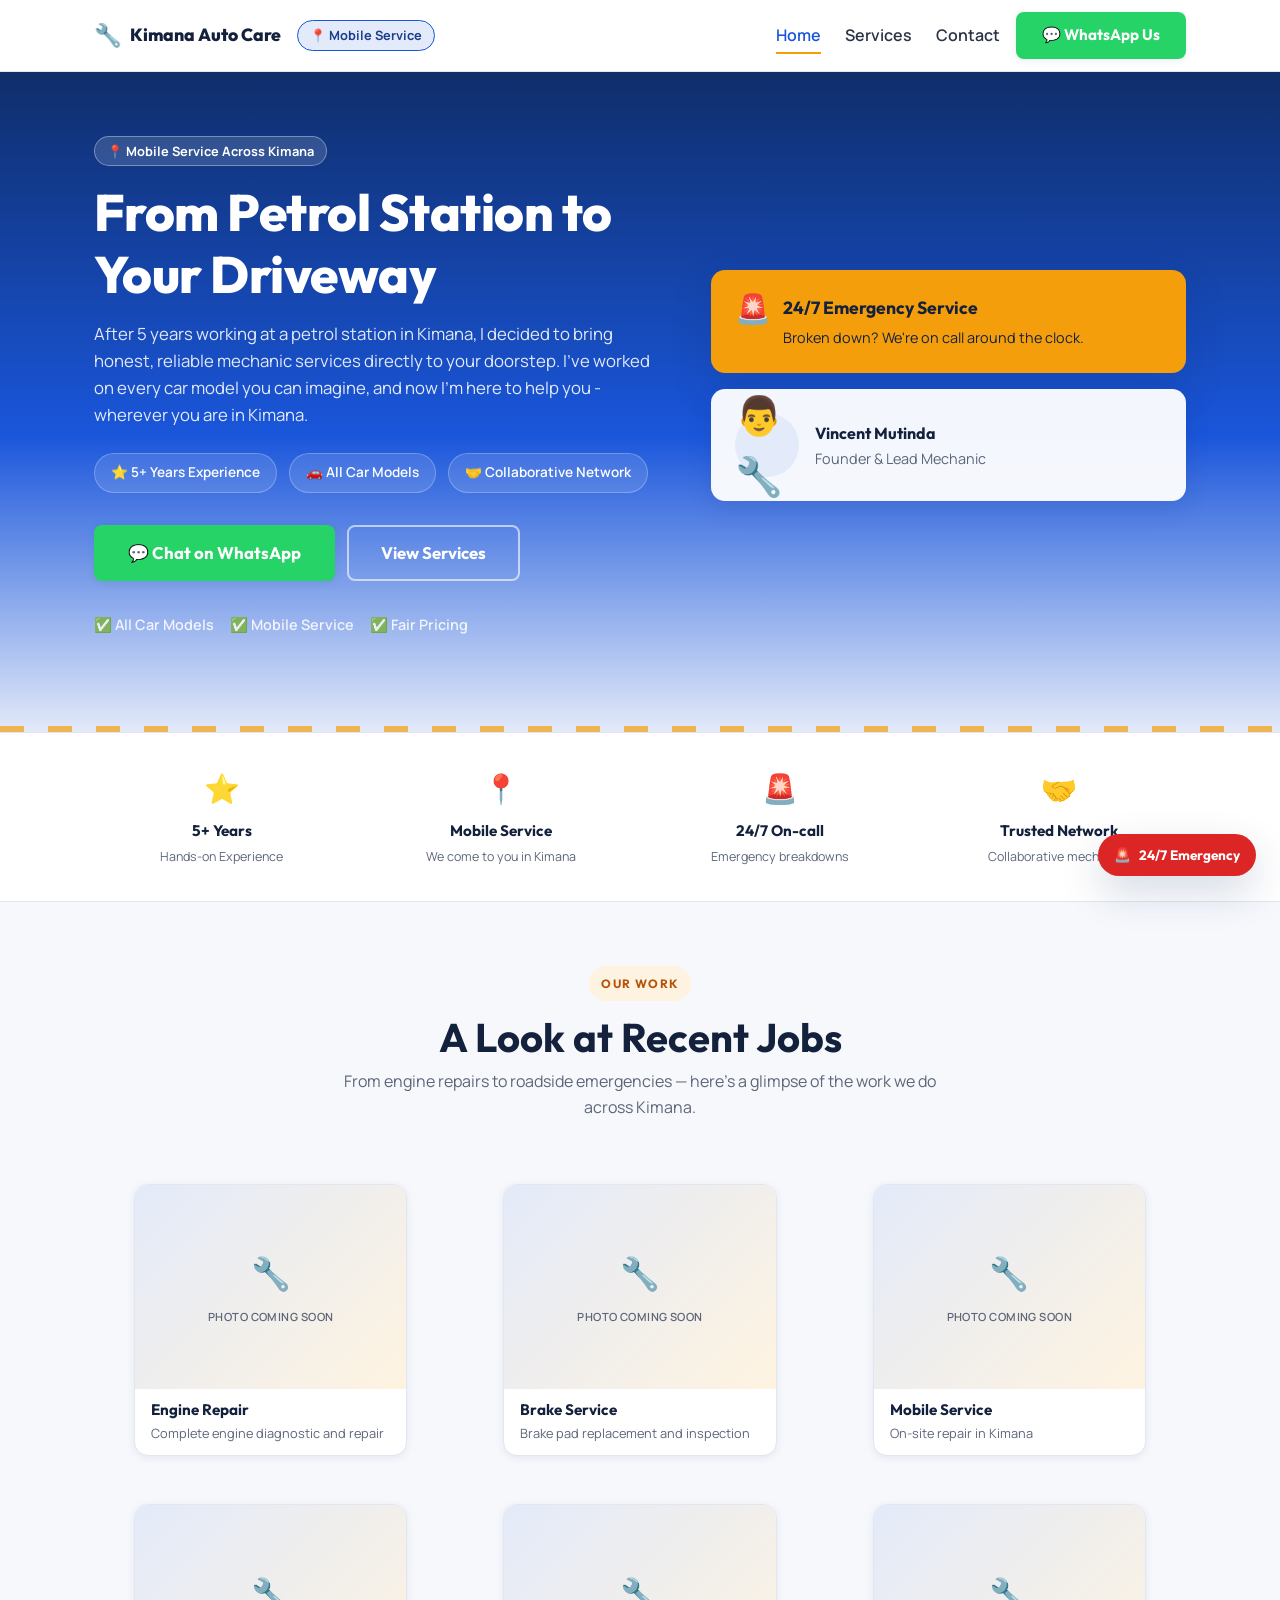
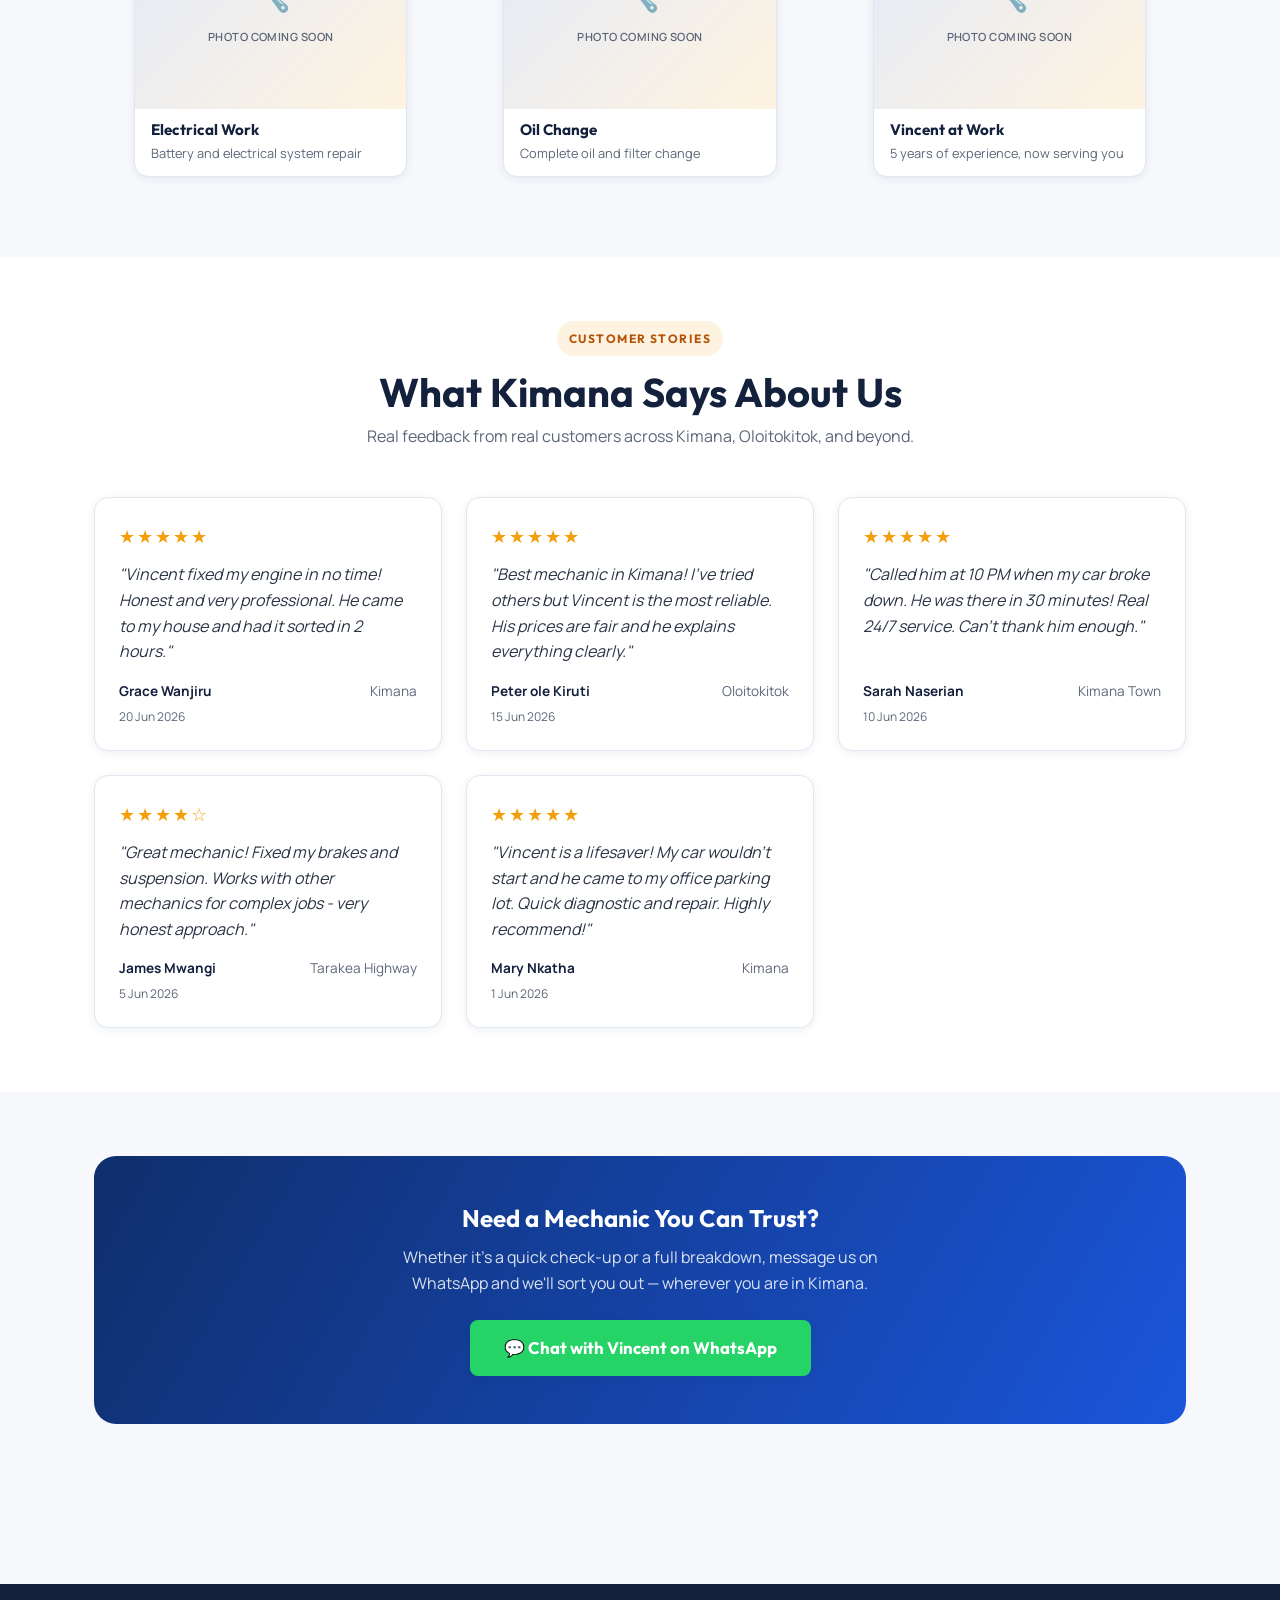
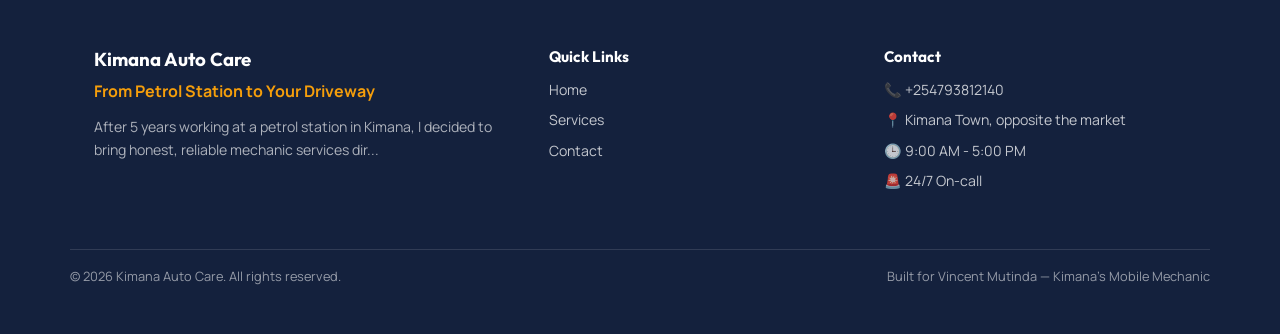
<file: pages/index.html>
<!DOCTYPE html>
<html lang="en">
<head>
  <meta charset="UTF-8" />
  <meta name="viewport" content="width=device-width, initial-scale=1.0" />
  <title>Kimana Auto Care | Vincent Mutinda — Mobile Mechanic in Kimana</title>
  <meta name="description" content="Kimana Auto Care by Vincent Mutinda: a mobile mechanic bringing 5+ years of experience straight to your driveway in Kimana. 24/7 emergency service, fair prices, all car models." />

  <link rel="preconnect" href="https://fonts.googleapis.com" />
  <link rel="stylesheet" href="../styles/main.css" />
  <link rel="stylesheet" href="../styles/components/header.css" />
  <link rel="stylesheet" href="../styles/components/hero.css" />
  <link rel="stylesheet" href="../styles/components/gallery.css" />
  <link rel="stylesheet" href="../styles/components/reviews.css" />
  <link rel="stylesheet" href="../styles/utilities/buttons.css" />
  <link rel="stylesheet" href="../styles/utilities/forms.css" />
  <link rel="stylesheet" href="../styles/utilities/responsive.css" />
</head>
<body data-page="index">
  <a href="#main-content" class="skip-link">Skip to content</a>

  <div id="header-root"></div>

  <main id="main-content">
    <div id="hero-root"></div>

    <section class="trust-bar">
      <div class="container trust-bar-grid">
        <div class="trust-bar-item">
          <div class="trust-bar-icon">⭐</div>
          <strong>5+ Years</strong>
          <span>Hands-on Experience</span>
        </div>
        <div class="trust-bar-item">
          <div class="trust-bar-icon">📍</div>
          <strong>Mobile Service</strong>
          <span>We come to you in Kimana</span>
        </div>
        <div class="trust-bar-item">
          <div class="trust-bar-icon">🚨</div>
          <strong>24/7 On-call</strong>
          <span>Emergency breakdowns</span>
        </div>
        <div class="trust-bar-item">
          <div class="trust-bar-icon">🤝</div>
          <strong>Trusted Network</strong>
          <span>Collaborative mechanics</span>
        </div>
      </div>
    </section>

    <section id="gallery">
      <div class="container">
        <div class="section-heading">
          <span class="eyebrow">Our Work</span>
          <h2>A Look at Recent Jobs</h2>
          <p>From engine repairs to roadside emergencies — here's a glimpse of the work we do across Kimana.</p>
        </div>
        <div id="gallery-root"></div>
      </div>
    </section>

    <section class="section-alt" id="reviews">
      <div class="container">
        <div class="section-heading">
          <span class="eyebrow">Customer Stories</span>
          <h2>What Kimana Says About Us</h2>
          <p>Real feedback from real customers across Kimana, Oloitokitok, and beyond.</p>
        </div>
        <div class="reviews-grid" id="reviews-root"></div>
      </div>
    </section>

    <section id="cta">
      <div class="container">
        <div class="cta-banner">
          <h2>Need a Mechanic You Can Trust?</h2>
          <p>Whether it's a quick check-up or a full breakdown, message us on WhatsApp and we'll sort you out — wherever you are in Kimana.</p>
          <a class="btn btn-whatsapp btn-lg" href="#" data-cta-whatsapp target="_blank" rel="noopener noreferrer">
            💬 Chat with Vincent on WhatsApp
          </a>
        </div>
      </div>
    </section>
  </main>

  <div id="footer-root"></div>
  <div id="emergency-badge-root"></div>

  <script type="module" src="../src/app.js"></script>
</body>
</html>
</file>
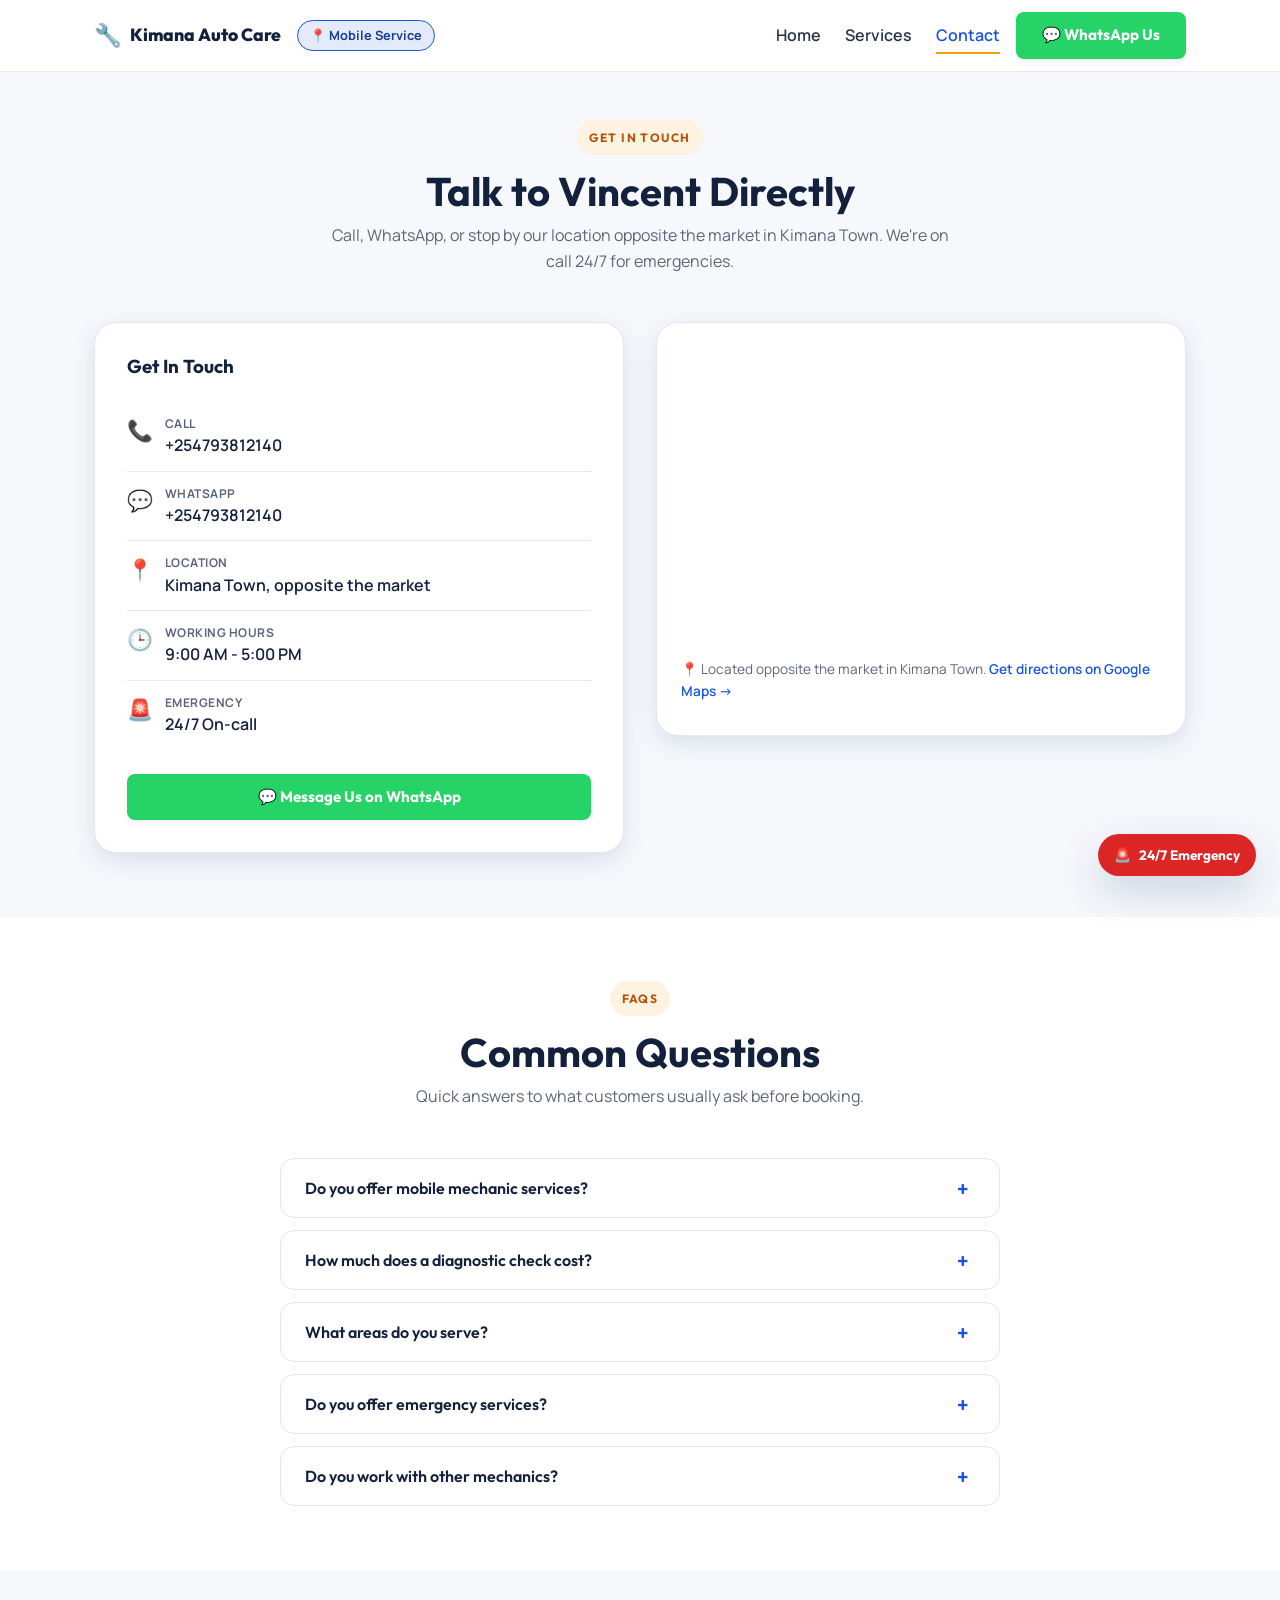
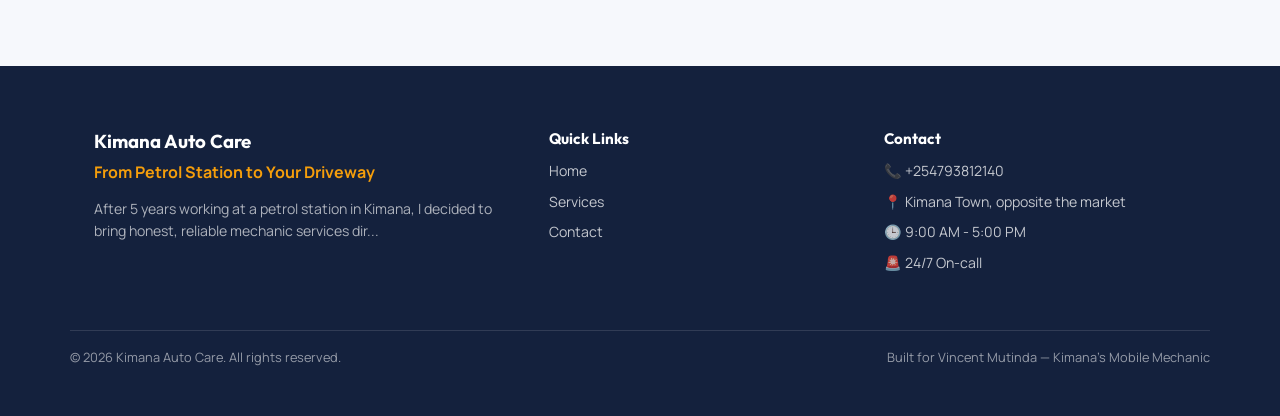
<file: pages/contact.html>
<!DOCTYPE html>
<html lang="en">
<head>
  <meta charset="UTF-8" />
  <meta name="viewport" content="width=device-width, initial-scale=1.0" />
  <title>Contact Us | Kimana Auto Care</title>
  <meta name="description" content="Contact Vincent Mutinda at Kimana Auto Care. Call, WhatsApp, or find us on the map opposite the market in Kimana Town. 24/7 emergency service available." />

  <link rel="preconnect" href="https://fonts.googleapis.com" />
  <link rel="stylesheet" href="../styles/main.css" />
  <link rel="stylesheet" href="../styles/components/header.css" />
  <link rel="stylesheet" href="../styles/components/contact.css" />
  <link rel="stylesheet" href="../styles/components/faq.css" />
  <link rel="stylesheet" href="../styles/utilities/buttons.css" />
  <link rel="stylesheet" href="../styles/utilities/forms.css" />
  <link rel="stylesheet" href="../styles/utilities/responsive.css" />
</head>
<body data-page="contact">
  <a href="#main-content" class="skip-link">Skip to content</a>

  <div id="header-root"></div>

  <main id="main-content">
    <section style="padding-top: var(--space-7);">
      <div class="container">
        <div class="section-heading">
          <span class="eyebrow">Get In Touch</span>
          <h2>Talk to Vincent Directly</h2>
          <p>Call, WhatsApp, or stop by our location opposite the market in Kimana Town. We're on call 24/7 for emergencies.</p>
        </div>

        <div class="contact-grid">
          <div id="contact-info-root"></div>

          <div class="map-wrapper">
            <iframe
              id="map-embed"
              src=""
              loading="lazy"
              referrerpolicy="no-referrer-when-downgrade"
              title="Kimana Auto Care location map"
            ></iframe>
            <p class="map-caption">
              📍 Located opposite the market in Kimana Town.
              <a id="map-directions-link" href="#" target="_blank" rel="noopener noreferrer">Get directions on Google Maps →</a>
            </p>
          </div>
        </div>
      </div>
    </section>

    <section class="section-alt">
      <div class="container">
        <div class="section-heading">
          <span class="eyebrow">FAQs</span>
          <h2>Common Questions</h2>
          <p>Quick answers to what customers usually ask before booking.</p>
        </div>
        <div id="faq-root"></div>
      </div>
    </section>
  </main>

  <div id="footer-root"></div>
  <div id="emergency-badge-root"></div>

  <script type="module" src="../src/app.js"></script>
</body>
</html>
</file>
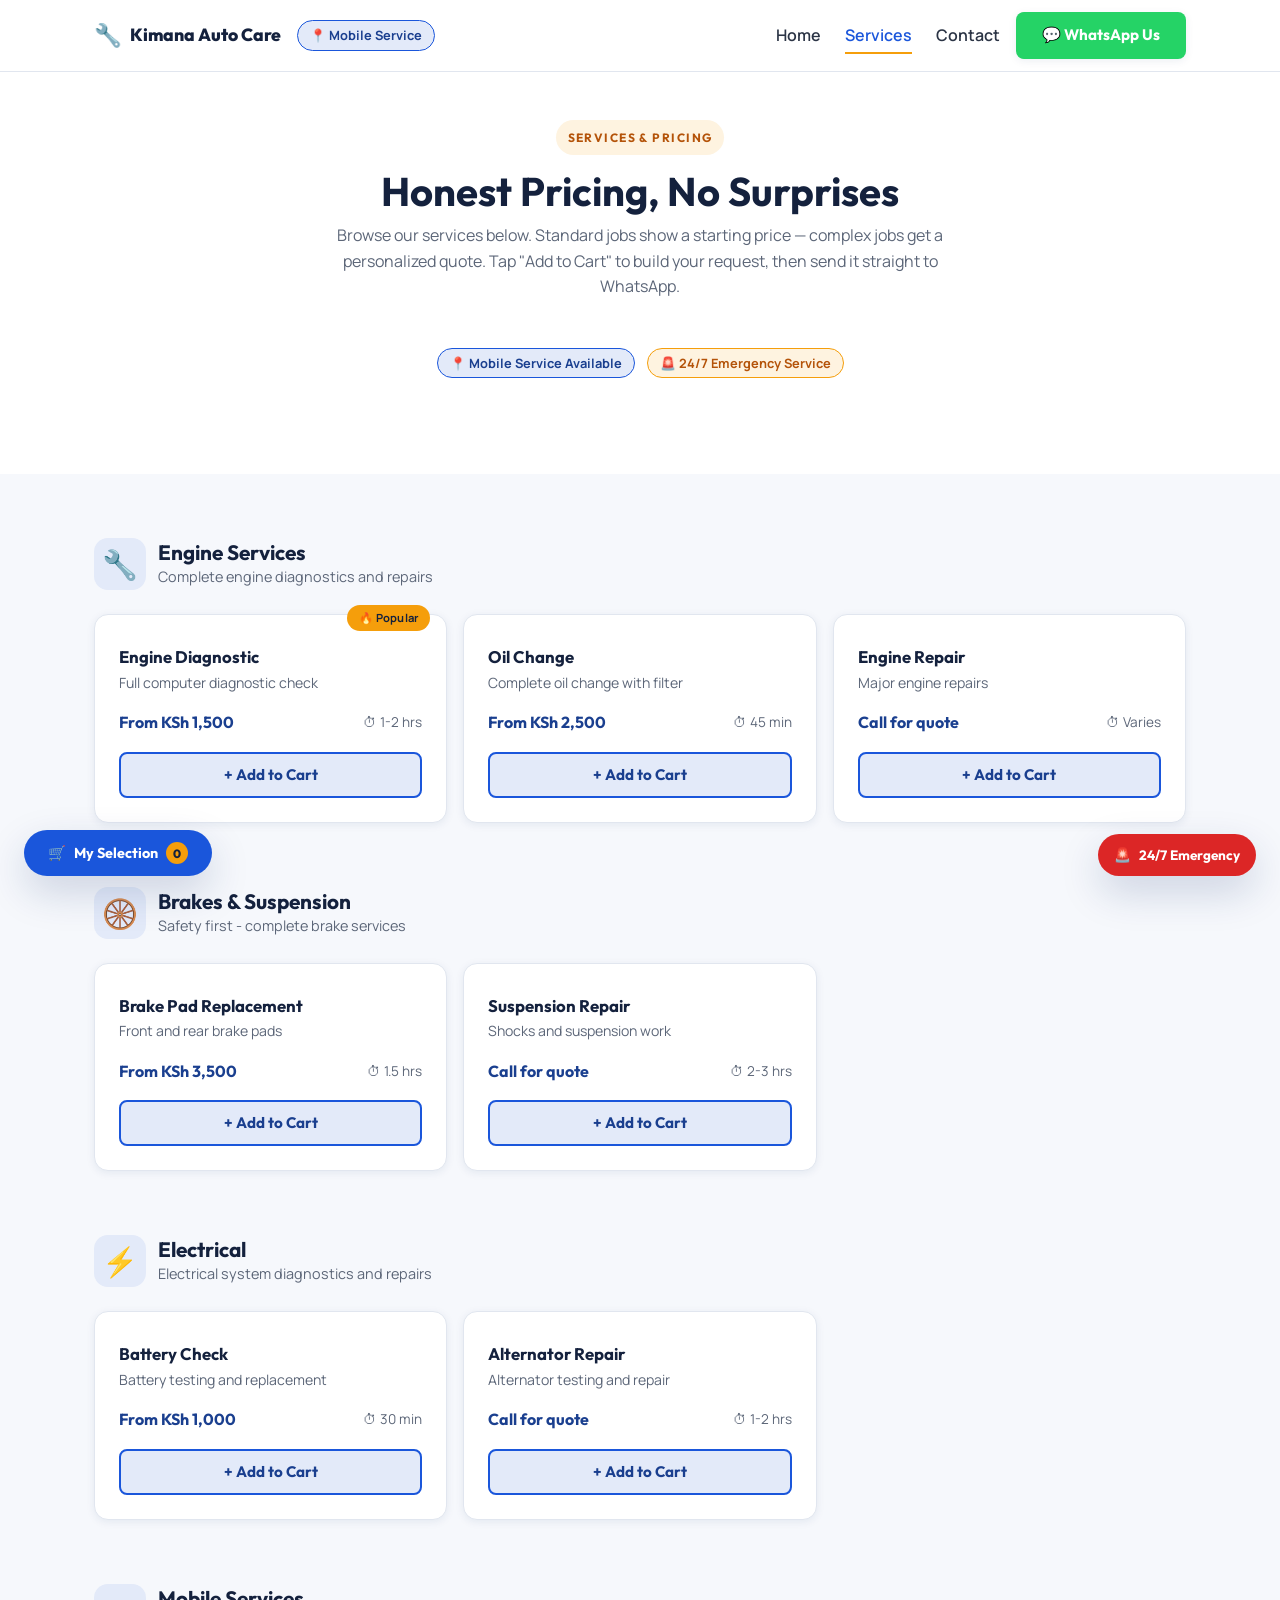
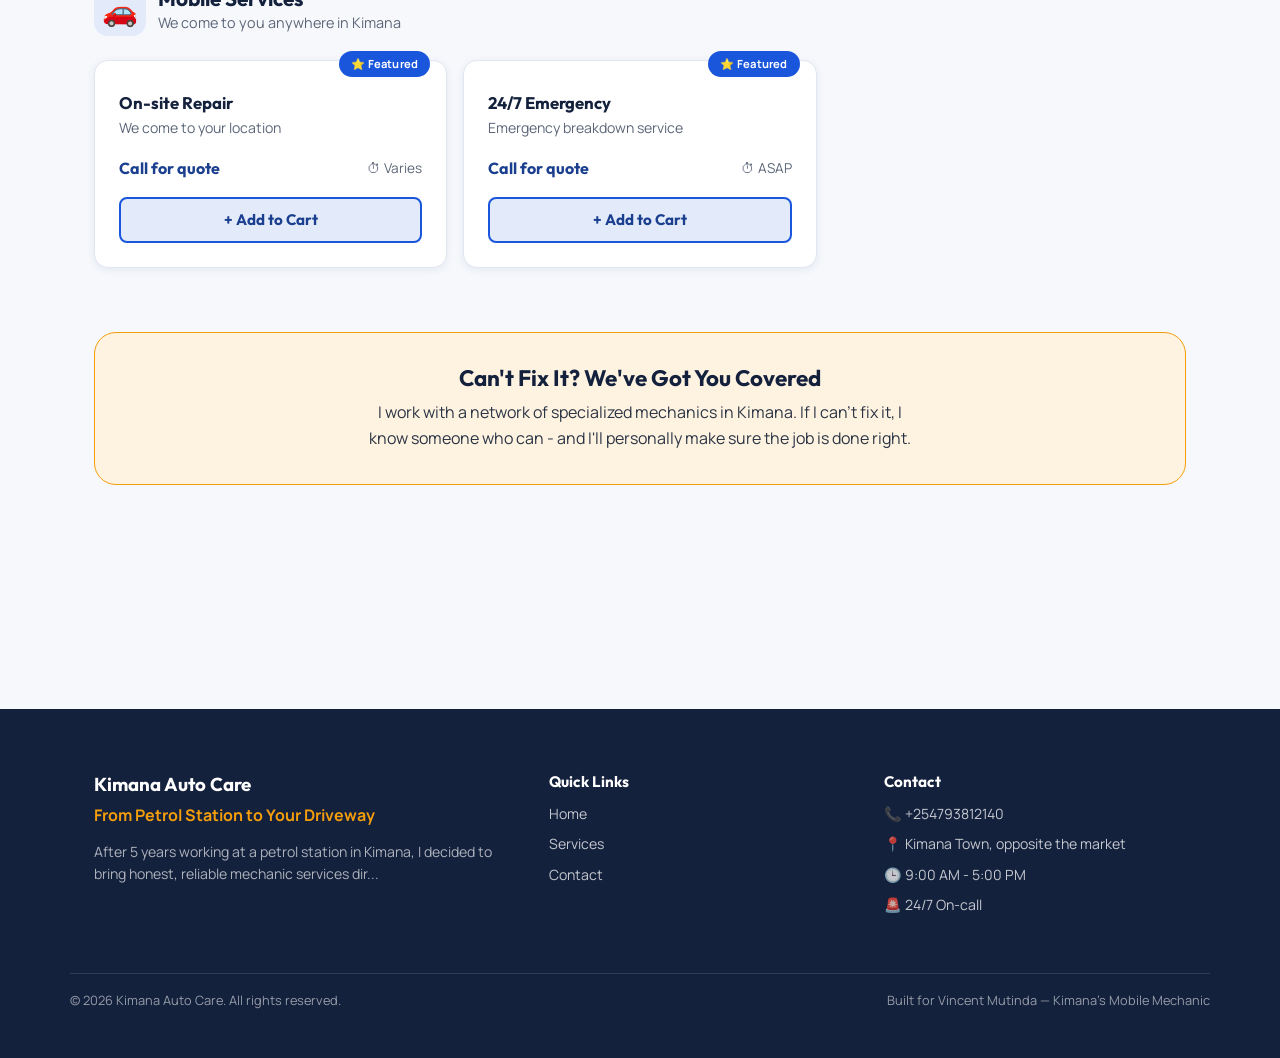
<file: pages/services.html>
<!DOCTYPE html>
<html lang="en">
<head>
  <meta charset="UTF-8" />
  <meta name="viewport" content="width=device-width, initial-scale=1.0" />
  <title>Services & Pricing | Kimana Auto Care</title>
  <meta name="description" content="Engine, brake, electrical, and mobile mechanic services in Kimana. Transparent starting prices, fair rates, and a collaborative network for complex jobs." />

  <link rel="preconnect" href="https://fonts.googleapis.com" />
  <link rel="stylesheet" href="../styles/main.css" />
  <link rel="stylesheet" href="../styles/components/header.css" />
  <link rel="stylesheet" href="../styles/components/service-card.css" />
  <link rel="stylesheet" href="../styles/components/cart.css" />
  <link rel="stylesheet" href="../styles/utilities/buttons.css" />
  <link rel="stylesheet" href="../styles/utilities/forms.css" />
  <link rel="stylesheet" href="../styles/utilities/responsive.css" />
</head>
<body data-page="services">
  <a href="#main-content" class="skip-link">Skip to content</a>

  <div id="header-root"></div>

  <main id="main-content">
    <section class="section-alt" style="padding-top: var(--space-7);">
      <div class="container">
        <div class="section-heading">
          <span class="eyebrow">Services &amp; Pricing</span>
          <h2>Honest Pricing, No Surprises</h2>
          <p>Browse our services below. Standard jobs show a starting price — complex jobs get a personalized quote. Tap "Add to Cart" to build your request, then send it straight to WhatsApp.</p>
        </div>
        <div style="display:flex; flex-wrap:wrap; gap: var(--space-3); justify-content:center; margin-bottom: var(--space-6);">
          <span class="badge badge-mobile-service">📍 Mobile Service Available</span>
          <span class="badge" style="background: var(--color-gold-100); color: var(--color-gold-dark); border: 1px solid var(--color-gold);">🚨 24/7 Emergency Service</span>
        </div>
      </div>
    </section>

    <section>
      <div class="container">
        <div id="service-categories-root"></div>

        <div class="collaborative-banner" id="collaborative-root">
          <!-- Populated by app.js from services.json "collaborative" -->
        </div>
      </div>
    </section>
  </main>

  <div id="footer-root"></div>
  <div id="service-cart-root"></div>
  <div id="emergency-badge-root"></div>

  <script type="module" src="../src/app.js"></script>
</body>
</html>
</file>
<file: styles/main.css>
/* ==========================================================================
   main.css
   Design tokens, global resets, and base layout primitives for
   Kimana Auto Care. Component-specific styles live in styles/components/
   and shared utility styles live in styles/utilities/.
   ========================================================================== */

@import url("https://fonts.googleapis.com/css2?family=Manrope:wght@400;500;600;700;800&family=Outfit:wght@600;700;800&display=swap");

:root {
  /* Brand palette */
  --color-blue-900: #0f2e6b;
  --color-blue-700: #1a3f8f;
  --color-blue: #1a56db;
  --color-blue-100: #e3eaf9;
  --color-gold: #f59e0b;
  --color-gold-dark: #b45309;
  --color-gold-100: #fef3e0;

  /* WhatsApp green */
  --color-whatsapp: #25d366;
  --color-whatsapp-dark: #1ba851;

  /* Neutrals */
  --color-ink: #14213d;
  --color-text: #2b3445;
  --color-text-muted: #5c6678;
  --color-surface: #ffffff;
  --color-surface-alt: #f6f8fc;
  --color-border: #e1e6ef;

  /* Semantic */
  --color-danger: #dc2626;

  /* Typography */
  --font-display: "Outfit", "Manrope", sans-serif;
  --font-body: "Manrope", -apple-system, BlinkMacSystemFont, sans-serif;

  /* Spacing scale */
  --space-1: 0.25rem;
  --space-2: 0.5rem;
  --space-3: 0.75rem;
  --space-4: 1rem;
  --space-5: 1.5rem;
  --space-6: 2rem;
  --space-7: 3rem;
  --space-8: 4rem;
  --space-9: 6rem;

  /* Radius & shadow */
  --radius-sm: 8px;
  --radius-md: 14px;
  --radius-lg: 22px;
  --shadow-sm: 0 2px 8px rgba(15, 46, 107, 0.08);
  --shadow-md: 0 8px 24px rgba(15, 46, 107, 0.12);
  --shadow-lg: 0 16px 40px rgba(15, 46, 107, 0.18);

  /* Layout */
  --container-max: 1140px;
  --header-height: 72px;
}

/* ---- Reset ---- */
*,
*::before,
*::after {
  box-sizing: border-box;
}

html {
  scroll-behavior: smooth;
  -webkit-text-size-adjust: 100%;
}

body {
  margin: 0;
  font-family: var(--font-body);
  color: var(--color-text);
  background: var(--color-surface-alt);
  line-height: 1.6;
  -webkit-font-smoothing: antialiased;
}

h1, h2, h3, h4, h5, h6 {
  font-family: var(--font-display);
  color: var(--color-ink);
  line-height: 1.2;
  margin: 0 0 var(--space-3);
}

p {
  margin: 0 0 var(--space-4);
}

a {
  color: var(--color-blue);
  text-decoration: none;
}

img {
  max-width: 100%;
  display: block;
}

ul, ol {
  margin: 0;
  padding: 0;
  list-style: none;
}

button {
  font-family: inherit;
  cursor: pointer;
}

/* Respect reduced motion preferences */
@media (prefers-reduced-motion: reduce) {
  *, *::before, *::after {
    animation-duration: 0.001ms !important;
    animation-iteration-count: 1 !important;
    transition-duration: 0.001ms !important;
    scroll-behavior: auto !important;
  }
}

/* Visible keyboard focus everywhere */
a:focus-visible,
button:focus-visible,
input:focus-visible,
textarea:focus-visible {
  outline: 3px solid var(--color-gold);
  outline-offset: 2px;
  border-radius: var(--radius-sm);
}

/* ---- Layout primitives ---- */
.container {
  width: 100%;
  max-width: var(--container-max);
  margin: 0 auto;
  padding: 0 var(--space-5);
}

main {
  display: block;
  padding-top: var(--header-height);
}

section {
  padding: var(--space-8) 0;
}

.section-heading {
  text-align: center;
  max-width: 620px;
  margin: 0 auto var(--space-7);
}

.section-heading .eyebrow {
  display: inline-block;
  font-family: var(--font-display);
  font-weight: 700;
  font-size: 0.75rem;
  letter-spacing: 0.12em;
  text-transform: uppercase;
  color: var(--color-gold-dark);
  background: var(--color-gold-100);
  padding: var(--space-2) var(--space-3);
  border-radius: 999px;
  margin-bottom: var(--space-3);
}

.section-heading h2 {
  font-size: clamp(1.75rem, 4vw, 2.5rem);
  margin-bottom: var(--space-2);
}

.section-heading p {
  color: var(--color-text-muted);
  margin-bottom: 0;
}

.section-alt {
  background: var(--color-surface);
}

/* Badge shared base (mobile service / featured tags etc.) */
.badge {
  display: inline-flex;
  align-items: center;
  gap: var(--space-1);
  font-size: 0.8rem;
  font-weight: 700;
  padding: var(--space-1) var(--space-3);
  border-radius: 999px;
  white-space: nowrap;
}

.badge-mobile-service {
  background: var(--color-blue-100);
  color: var(--color-blue-700);
  border: 1px solid var(--color-blue);
}

/* ---- Site Footer ---- */
.site-footer {
  background: var(--color-ink);
  color: rgba(255, 255, 255, 0.85);
  padding: var(--space-8) 0 0;
  margin-top: var(--space-9);
}

.footer-inner {
  display: grid;
  grid-template-columns: 1fr;
  gap: var(--space-6);
  padding-bottom: var(--space-7);
}

.footer-heading {
  color: #fff;
  margin-bottom: var(--space-2);
}

.footer-tagline {
  color: var(--color-gold);
  font-weight: 700;
  margin-bottom: var(--space-3);
}

.footer-text {
  color: rgba(255, 255, 255, 0.65);
  font-size: 0.88rem;
}

.footer-subheading {
  color: #fff;
  font-size: 0.95rem;
  margin-bottom: var(--space-3);
}

.footer-links li {
  margin-bottom: var(--space-2);
  font-size: 0.88rem;
  color: rgba(255, 255, 255, 0.75);
}

.footer-links a {
  color: rgba(255, 255, 255, 0.75);
}

.footer-links a:hover {
  color: var(--color-gold);
}

.footer-bottom {
  border-top: 1px solid rgba(255, 255, 255, 0.12);
  padding: var(--space-4) 0 var(--space-6);
  display: flex;
  flex-direction: column;
  gap: var(--space-1);
  font-size: 0.8rem;
  color: rgba(255, 255, 255, 0.55);
}

@media (min-width: 700px) {
  .footer-inner {
    grid-template-columns: 1.4fr 1fr 1fr;
  }

  .footer-bottom {
    flex-direction: row;
    justify-content: space-between;
  }
}

/* ---- Floating Emergency Badge ---- */
.emergency-badge {
  position: fixed;
  bottom: var(--space-5);
  right: var(--space-5);
  z-index: 600;
}

.emergency-fab {
  display: flex;
  align-items: center;
  gap: var(--space-2);
  background: var(--color-danger);
  color: #fff;
  border: none;
  border-radius: 999px;
  padding: var(--space-3) var(--space-4);
  font-family: var(--font-display);
  font-weight: 700;
  font-size: 0.85rem;
  box-shadow: var(--shadow-lg);
  animation: pulse-emergency 2.4s ease-in-out infinite;
}

@media (prefers-reduced-motion: reduce) {
  .emergency-fab {
    animation: none;
  }
}

@keyframes pulse-emergency {
  0%, 100% { box-shadow: var(--shadow-lg), 0 0 0 0 rgba(220, 38, 38, 0.4); }
  50% { box-shadow: var(--shadow-lg), 0 0 0 8px rgba(220, 38, 38, 0); }
}

.emergency-fab-text {
  display: none;
}

.emergency-menu {
  position: absolute;
  bottom: calc(100% + var(--space-3));
  right: 0;
  background: var(--color-surface);
  border-radius: var(--radius-md);
  box-shadow: var(--shadow-lg);
  padding: var(--space-2);
  display: flex;
  flex-direction: column;
  gap: var(--space-1);
  min-width: 180px;
}

.emergency-menu[hidden] {
  display: none;
}

.emergency-menu-item {
  padding: var(--space-3) var(--space-4);
  border-radius: var(--radius-sm);
  font-weight: 600;
  font-size: 0.9rem;
  color: var(--color-ink);
}

.emergency-menu-item:hover {
  background: var(--color-surface-alt);
}

.emergency-menu-whatsapp {
  color: var(--color-whatsapp-dark);
}

@media (min-width: 640px) {
  .emergency-fab-text {
    display: inline;
  }
}

/* ---- Shared page section blocks (home/services/contact) ---- */
.trust-bar {
  background: var(--color-surface);
  border-top: 1px solid var(--color-border);
  border-bottom: 1px solid var(--color-border);
  padding: var(--space-6) 0;
}

.trust-bar-grid {
  display: grid;
  grid-template-columns: repeat(2, 1fr);
  gap: var(--space-5);
  text-align: center;
}

.trust-bar-item .trust-bar-icon {
  font-size: 1.8rem;
  margin-bottom: var(--space-2);
}

.trust-bar-item strong {
  display: block;
  font-family: var(--font-display);
  color: var(--color-ink);
  font-size: 0.95rem;
}

.trust-bar-item span {
  font-size: 0.78rem;
  color: var(--color-text-muted);
}

@media (min-width: 700px) {
  .trust-bar-grid {
    grid-template-columns: repeat(4, 1fr);
  }
}

.cta-banner {
  background: linear-gradient(120deg, var(--color-blue-900), var(--color-blue));
  border-radius: var(--radius-lg);
  padding: var(--space-7);
  text-align: center;
  color: #fff;
}

.cta-banner h2 {
  color: #fff;
  margin-bottom: var(--space-3);
}

.cta-banner p {
  color: rgba(255, 255, 255, 0.85);
  max-width: 480px;
  margin: 0 auto var(--space-5);
}

/* Generic skip link for accessibility */
.skip-link {
  position: absolute;
  left: -9999px;
  top: 0;
  background: var(--color-ink);
  color: white;
  padding: var(--space-2) var(--space-4);
  z-index: 1000;
}

.skip-link:focus {
  left: var(--space-3);
  top: var(--space-3);
}
</file>
<file: styles/components/header.css>
/* ==========================================================================
   header.css
   Sticky site header: logo, mobile-service badge, nav, hamburger toggle.
   ========================================================================== */

.site-header {
  position: fixed;
  top: 0;
  left: 0;
  right: 0;
  height: var(--header-height);
  background: var(--color-surface);
  border-bottom: 1px solid var(--color-border);
  z-index: 500;
}

.header-inner {
  display: flex;
  align-items: center;
  gap: var(--space-4);
  height: 100%;
}

.logo {
  display: flex;
  align-items: center;
  gap: var(--space-2);
  font-family: var(--font-display);
  font-weight: 800;
  font-size: 1.1rem;
  color: var(--color-ink);
  flex-shrink: 0;
}

.logo-icon {
  font-size: 1.4rem;
}

.badge-mobile-service {
  display: none;
}

.nav-toggle {
  margin-left: auto;
  display: flex;
  flex-direction: column;
  gap: 5px;
  background: transparent;
  border: none;
  padding: var(--space-2);
}

.nav-toggle-bar {
  width: 24px;
  height: 2.5px;
  background: var(--color-ink);
  border-radius: 2px;
  transition: transform 0.2s ease, opacity 0.2s ease;
}

.nav-toggle-active .nav-toggle-bar:nth-child(1) {
  transform: translateY(7px) rotate(45deg);
}
.nav-toggle-active .nav-toggle-bar:nth-child(2) {
  opacity: 0;
}
.nav-toggle-active .nav-toggle-bar:nth-child(3) {
  transform: translateY(-7px) rotate(-45deg);
}

.main-nav {
  position: fixed;
  top: var(--header-height);
  left: 0;
  right: 0;
  background: var(--color-surface);
  border-bottom: 1px solid var(--color-border);
  max-height: 0;
  overflow: hidden;
  transition: max-height 0.25s ease;
}

.main-nav.nav-open {
  max-height: 320px;
}

.nav-links {
  display: flex;
  flex-direction: column;
  padding: var(--space-4) var(--space-5);
}

.nav-link {
  display: block;
  padding: var(--space-3) 0;
  font-weight: 600;
  color: var(--color-text);
  border-bottom: 1px solid var(--color-border);
}

.nav-link.active {
  color: var(--color-blue);
}

.nav-link:last-child {
  border-bottom: none;
}

.btn-nav-cta {
  display: block;
  margin: var(--space-2) var(--space-5) var(--space-5);
}

/* ---- Desktop ---- */
@media (min-width: 860px) {
  .badge-mobile-service {
    display: inline-flex;
  }

  .nav-toggle {
    display: none;
  }

  .main-nav {
    position: static;
    max-height: none;
    overflow: visible;
    border-bottom: none;
    background: transparent;
    margin-left: auto;
    display: flex;
    align-items: center;
  }

  .nav-links {
    flex-direction: row;
    padding: 0;
    gap: var(--space-5);
  }

  .nav-link {
    padding: 0;
    border-bottom: none;
    position: relative;
  }

  .nav-link.active::after {
    content: "";
    position: absolute;
    left: 0;
    right: 0;
    bottom: -6px;
    height: 2px;
    background: var(--color-gold);
  }

  .btn-nav-cta {
    margin: 0;
  }
}
</file>
<file: styles/components/hero.css>
/* ==========================================================================
   hero.css
   Home page hero: Vincent's story, trust signals, emergency banner.
   Signature visual: the "petrol pump to driveway" gradient backdrop,
   referencing the tagline literally via a horizon-line gradient.
   ========================================================================== */

.hero {
  background: linear-gradient(180deg, var(--color-blue-900) 0%, var(--color-blue) 55%, var(--color-blue-100) 100%);
  padding: var(--space-8) 0 var(--space-9);
  position: relative;
  overflow: hidden;
}

.hero::after {
  content: "";
  position: absolute;
  bottom: 0;
  left: 0;
  right: 0;
  height: 6px;
  background: repeating-linear-gradient(
    90deg,
    var(--color-gold) 0 24px,
    transparent 24px 48px
  );
  opacity: 0.7;
}

.hero-inner {
  display: flex;
  flex-direction: column;
  gap: var(--space-7);
}

.hero-content {
  color: #fff;
}

.hero-badge {
  background: rgba(255, 255, 255, 0.14);
  color: #fff;
  border: 1px solid rgba(255, 255, 255, 0.35);
  margin-bottom: var(--space-4);
}

.hero-title {
  font-size: clamp(2rem, 6vw, 3.2rem);
  color: #fff;
  font-weight: 800;
  margin-bottom: var(--space-4);
  letter-spacing: -0.01em;
}

.hero-subtitle {
  color: rgba(255, 255, 255, 0.88);
  font-size: 1.05rem;
  max-width: 560px;
  margin-bottom: var(--space-5);
}

.hero-trust-signals {
  display: flex;
  flex-wrap: wrap;
  gap: var(--space-3);
  margin-bottom: var(--space-6);
}

.trust-pill {
  background: rgba(255, 255, 255, 0.12);
  border: 1px solid rgba(255, 255, 255, 0.25);
  color: #fff;
  font-weight: 600;
  font-size: 0.85rem;
  padding: var(--space-2) var(--space-4);
  border-radius: 999px;
}

.hero-cta-row {
  display: flex;
  flex-wrap: wrap;
  gap: var(--space-3);
  margin-bottom: var(--space-6);
}

.hero-cta-row .btn-outline {
  color: #fff;
  border-color: rgba(255, 255, 255, 0.6);
}

.hero-cta-row .btn-outline:hover {
  background: rgba(255, 255, 255, 0.12);
}

.hero-specialties {
  display: flex;
  flex-wrap: wrap;
  gap: var(--space-4);
  color: rgba(255, 255, 255, 0.85);
  font-size: 0.9rem;
  font-weight: 600;
}

.hero-visual {
  display: flex;
  flex-direction: column;
  gap: var(--space-4);
}

.hero-emergency-banner {
  background: var(--color-gold);
  color: var(--color-ink);
  border-radius: var(--radius-md);
  padding: var(--space-5);
  display: flex;
  align-items: flex-start;
  gap: var(--space-3);
  box-shadow: var(--shadow-lg);
}

.hero-emergency-banner .emergency-icon {
  font-size: 1.8rem;
  line-height: 1;
}

.hero-emergency-banner strong {
  display: block;
  font-family: var(--font-display);
  font-size: 1.1rem;
  margin-bottom: var(--space-1);
}

.hero-emergency-banner p {
  margin: 0;
  font-size: 0.9rem;
}

.hero-owner-card {
  background: rgba(255, 255, 255, 0.95);
  border-radius: var(--radius-md);
  padding: var(--space-5);
  display: flex;
  align-items: center;
  gap: var(--space-4);
  box-shadow: var(--shadow-md);
}

.hero-owner-avatar {
  font-size: 2.4rem;
  background: var(--color-blue-100);
  border-radius: 50%;
  width: 64px;
  height: 64px;
  display: flex;
  align-items: center;
  justify-content: center;
  flex-shrink: 0;
}

.hero-owner-card strong {
  display: block;
  font-family: var(--font-display);
  color: var(--color-ink);
}

.hero-owner-card p {
  margin: 0;
  color: var(--color-text-muted);
  font-size: 0.9rem;
}

@media (min-width: 900px) {
  .hero-inner {
    flex-direction: row;
    align-items: center;
  }

  .hero-content {
    flex: 1.2;
  }

  .hero-visual {
    flex: 1;
  }
}
</file>
<file: styles/components/gallery.css>
/* ==========================================================================
   gallery.css
   Work-sample gallery grid with CSS-drawn placeholder tiles.
   ========================================================================== */

.gallery-grid {
  display: grid;
  grid-template-columns: repeat(2, 1fr);
  gap: var(--space-4);
}

.gallery-card {
  background: var(--color-surface);
  border-radius: var(--radius-md);
  overflow: hidden;
  border: 1px solid var(--color-border);
  box-shadow: var(--shadow-sm);
  cursor: pointer;
  transition: transform 0.2s ease, box-shadow 0.2s ease;
}

.gallery-card:hover,
.gallery-card-active {
  transform: translateY(-3px);
  box-shadow: var(--shadow-md);
}

.gallery-image-placeholder {
  aspect-ratio: 4 / 3;
  background: linear-gradient(135deg, var(--color-blue-100), var(--color-gold-100));
  display: flex;
  flex-direction: column;
  align-items: center;
  justify-content: center;
  gap: var(--space-2);
}

.gallery-placeholder-icon {
  font-size: 2rem;
}

.gallery-placeholder-label {
  font-size: 0.7rem;
  color: var(--color-text-muted);
  font-weight: 600;
  text-transform: uppercase;
  letter-spacing: 0.04em;
}

.gallery-card figcaption {
  padding: var(--space-3) var(--space-4);
}

.gallery-card-title {
  font-size: 0.95rem;
  margin-bottom: var(--space-1);
}

.gallery-card-desc {
  font-size: 0.8rem;
  color: var(--color-text-muted);
  margin: 0;
}

@media (min-width: 700px) {
  .gallery-grid {
    grid-template-columns: repeat(3, 1fr);
  }
}
</file>
<file: styles/components/reviews.css>
/* ==========================================================================
   reviews.css
   Customer testimonial cards.
   ========================================================================== */

.reviews-grid {
  display: grid;
  grid-template-columns: 1fr;
  gap: var(--space-5);
}

.review-card {
  background: var(--color-surface);
  border-radius: var(--radius-md);
  padding: var(--space-5);
  box-shadow: var(--shadow-sm);
  border: 1px solid var(--color-border);
  display: flex;
  flex-direction: column;
}

.review-stars {
  color: var(--color-gold);
  font-size: 1.1rem;
  margin-bottom: var(--space-3);
  letter-spacing: 2px;
}

.review-comment {
  color: var(--color-text);
  font-style: italic;
  margin-bottom: var(--space-4);
  flex-grow: 1;
}

.review-meta {
  display: flex;
  justify-content: space-between;
  font-size: 0.85rem;
  margin-bottom: var(--space-1);
}

.review-customer {
  font-weight: 700;
  color: var(--color-ink);
}

.review-location {
  color: var(--color-text-muted);
}

.review-date {
  font-size: 0.75rem;
  color: var(--color-text-muted);
}

@media (min-width: 700px) {
  .reviews-grid {
    grid-template-columns: repeat(2, 1fr);
  }
}

@media (min-width: 1100px) {
  .reviews-grid {
    grid-template-columns: repeat(3, 1fr);
  }
}
</file>
<file: styles/utilities/buttons.css>
/* ==========================================================================
   buttons.css
   Shared button styles — used by CTAs, cart actions, FAQ toggles, etc.
   ========================================================================== */

.btn {
  display: inline-flex;
  align-items: center;
  justify-content: center;
  gap: var(--space-2);
  font-family: var(--font-display);
  font-weight: 700;
  font-size: 0.95rem;
  padding: var(--space-3) var(--space-5);
  border-radius: var(--radius-sm);
  border: 2px solid transparent;
  transition: transform 0.15s ease, box-shadow 0.15s ease, background-color 0.15s ease;
  text-align: center;
  line-height: 1.2;
}

.btn:hover {
  transform: translateY(-1px);
}

.btn:active {
  transform: translateY(0);
}

.btn-lg {
  padding: var(--space-4) var(--space-6);
  font-size: 1.05rem;
}

.btn-block {
  width: 100%;
}

.btn-whatsapp {
  background: var(--color-whatsapp);
  color: #ffffff;
  box-shadow: var(--shadow-sm);
}

.btn-whatsapp:hover {
  background: var(--color-whatsapp-dark);
  box-shadow: var(--shadow-md);
}

.btn-outline {
  background: transparent;
  color: var(--color-blue);
  border-color: var(--color-blue);
}

.btn-outline:hover {
  background: var(--color-blue-100);
}

.btn-primary {
  background: var(--color-blue);
  color: #ffffff;
}

.btn-primary:hover {
  background: var(--color-blue-900);
}

.btn-gold {
  background: var(--color-gold);
  color: var(--color-ink);
}

.btn-gold:hover {
  background: var(--color-gold-dark);
  color: #fff;
}

.btn-text {
  background: transparent;
  color: var(--color-text-muted);
  font-weight: 600;
  padding: var(--space-2) var(--space-3);
}

.btn-text:hover {
  color: var(--color-danger);
}

.btn-nav-cta {
  margin-left: var(--space-4);
}

.btn-disabled,
.btn[aria-disabled="true"] {
  opacity: 0.5;
  pointer-events: none;
}

.btn-add-to-cart {
  width: 100%;
  background: var(--color-blue-100);
  color: var(--color-blue-700);
  border-color: var(--color-blue);
}

.btn-add-to-cart:hover {
  background: var(--color-blue);
  color: #fff;
}

.btn-add-to-cart.btn-in-cart {
  background: var(--color-whatsapp);
  color: #fff;
  border-color: var(--color-whatsapp);
}

.btn-add-to-cart.btn-in-cart:hover {
  background: var(--color-whatsapp-dark);
}
</file>
<file: styles/utilities/forms.css>
/* ==========================================================================
   forms.css
   Shared form element styling. Currently used minimally (the site is
   mostly link/button driven) but kept ready for future contact forms.
   ========================================================================== */

.form-group {
  margin-bottom: var(--space-4);
}

.form-label {
  display: block;
  font-weight: 600;
  font-size: 0.875rem;
  color: var(--color-ink);
  margin-bottom: var(--space-2);
}

.form-input,
.form-textarea {
  width: 100%;
  padding: var(--space-3) var(--space-4);
  border: 2px solid var(--color-border);
  border-radius: var(--radius-sm);
  font-family: var(--font-body);
  font-size: 1rem;
  color: var(--color-text);
  background: var(--color-surface);
  transition: border-color 0.15s ease;
}

.form-input:focus,
.form-textarea:focus {
  border-color: var(--color-blue);
  outline: none;
}

.form-textarea {
  min-height: 120px;
  resize: vertical;
}

.form-hint {
  font-size: 0.8rem;
  color: var(--color-text-muted);
  margin-top: var(--space-1);
}
</file>
<file: styles/utilities/responsive.css>
/* ==========================================================================
   responsive.css
   Shared responsive helpers and breakpoint-driven spacing tweaks
   that apply across multiple components/pages.
   ========================================================================== */

/* Tighten section padding and container gutters on small phones */
@media (max-width: 480px) {
  .container {
    padding: 0 var(--space-4);
  }

  section {
    padding: var(--space-7) 0;
  }

  .hero {
    padding: var(--space-7) 0 var(--space-8);
  }

  .btn-lg {
    width: 100%;
  }

  .hero-cta-row {
    flex-direction: column;
  }

  .hero-cta-row .btn {
    width: 100%;
  }
}

/* Comfortable tablet layout */
@media (min-width: 640px) and (max-width: 999px) {
  .container {
    padding: 0 var(--space-6);
  }
}

/* Utility display helpers */
.hide-mobile {
  display: none;
}

.hide-desktop {
  display: block;
}

@media (min-width: 860px) {
  .hide-mobile {
    display: block;
  }

  .hide-desktop {
    display: none;
  }
}

/* Prevent the floating cart/emergency buttons from overlapping on
   the Services page when both are present */
.service-cart ~ .emergency-badge,
.emergency-badge {
  bottom: var(--space-5);
}

@media (max-width: 639px) {
  .service-cart {
    left: var(--space-4);
    bottom: var(--space-4);
  }

  .emergency-badge {
    right: var(--space-4);
    bottom: var(--space-4);
  }
}
</file>
<file: styles/components/contact.css>
/* ==========================================================================
   contact.css
   Contact page: contact info card, map embed, emergency badge styling.
   ========================================================================== */

.contact-grid {
  display: grid;
  grid-template-columns: 1fr;
  gap: var(--space-6);
}

.contact-info-card {
  background: var(--color-surface);
  border-radius: var(--radius-lg);
  padding: var(--space-6);
  box-shadow: var(--shadow-md);
  border: 1px solid var(--color-border);
}

.contact-info-heading {
  margin-bottom: var(--space-5);
}

.contact-row {
  display: flex;
  align-items: flex-start;
  gap: var(--space-3);
  padding: var(--space-3) 0;
  border-bottom: 1px solid var(--color-border);
}

.contact-row:last-of-type {
  border-bottom: none;
}

.contact-row-link {
  color: var(--color-text);
}

.contact-row-link:hover .contact-value {
  color: var(--color-blue);
}

.contact-icon {
  font-size: 1.3rem;
  flex-shrink: 0;
}

.contact-row > span:last-child {
  display: flex;
  flex-direction: column;
}

.contact-label {
  font-size: 0.75rem;
  text-transform: uppercase;
  letter-spacing: 0.04em;
  color: var(--color-text-muted);
  font-weight: 700;
}

.contact-value {
  font-weight: 600;
  color: var(--color-ink);
}

.contact-info-card .btn-block {
  margin-top: var(--space-5);
}

.map-wrapper {
  border-radius: var(--radius-lg);
  overflow: hidden;
  box-shadow: var(--shadow-md);
  border: 1px solid var(--color-border);
  background: var(--color-surface);
}

.map-wrapper iframe {
  width: 100%;
  height: 320px;
  border: 0;
  display: block;
}

.map-caption {
  padding: var(--space-4) var(--space-5);
  font-size: 0.85rem;
  color: var(--color-text-muted);
}

.map-caption a {
  font-weight: 600;
}

@media (min-width: 900px) {
  .contact-grid {
    grid-template-columns: 1fr 1fr;
    align-items: start;
  }
}
</file>
<file: styles/components/faq.css>
/* ==========================================================================
   faq.css
   FAQ accordion styling.
   ========================================================================== */

.faq-accordion {
  max-width: 720px;
  margin: 0 auto;
  display: flex;
  flex-direction: column;
  gap: var(--space-3);
}

.faq-item {
  background: var(--color-surface);
  border: 1px solid var(--color-border);
  border-radius: var(--radius-md);
  overflow: hidden;
}

.faq-question {
  width: 100%;
  display: flex;
  align-items: center;
  justify-content: space-between;
  gap: var(--space-3);
  background: transparent;
  border: none;
  padding: var(--space-4) var(--space-5);
  text-align: left;
  font-family: var(--font-display);
  font-weight: 600;
  font-size: 1rem;
  color: var(--color-ink);
}

.faq-icon {
  font-size: 1.3rem;
  color: var(--color-blue);
  flex-shrink: 0;
  width: 24px;
  text-align: center;
}

.faq-answer {
  padding: 0 var(--space-5) var(--space-4);
  color: var(--color-text-muted);
}

.faq-answer p {
  margin: 0;
}
</file>
<file: styles/components/service-card.css>
/* ==========================================================================
   service-card.css
   Service category sections and individual service cards.
   ========================================================================== */

.service-category {
  margin-bottom: var(--space-8);
}

.service-category-header {
  display: flex;
  align-items: center;
  gap: var(--space-3);
  margin-bottom: var(--space-5);
}

.service-category-icon {
  font-size: 1.8rem;
  background: var(--color-blue-100);
  width: 52px;
  height: 52px;
  border-radius: var(--radius-md);
  display: flex;
  align-items: center;
  justify-content: center;
  flex-shrink: 0;
}

.service-category-title {
  margin: 0;
  font-size: 1.3rem;
}

.service-category-desc {
  margin: 0;
  color: var(--color-text-muted);
  font-size: 0.9rem;
}

.service-grid {
  display: grid;
  grid-template-columns: 1fr;
  gap: var(--space-4);
}

.service-card {
  background: var(--color-surface);
  border: 1px solid var(--color-border);
  border-radius: var(--radius-md);
  padding: var(--space-5);
  position: relative;
  display: flex;
  flex-direction: column;
  box-shadow: var(--shadow-sm);
  transition: box-shadow 0.2s ease, transform 0.2s ease;
}

.service-card:hover {
  box-shadow: var(--shadow-md);
  transform: translateY(-2px);
}

.service-tag {
  position: absolute;
  top: -10px;
  right: var(--space-4);
  font-size: 0.7rem;
  font-weight: 700;
  padding: var(--space-1) var(--space-3);
  border-radius: 999px;
  letter-spacing: 0.02em;
}

.service-tag-popular {
  background: var(--color-gold);
  color: var(--color-ink);
}

.service-tag-featured {
  background: var(--color-blue);
  color: #fff;
}

.service-card-name {
  font-size: 1.05rem;
  margin-bottom: var(--space-1);
  margin-top: var(--space-2);
}

.service-card-desc {
  color: var(--color-text-muted);
  font-size: 0.88rem;
  margin-bottom: var(--space-4);
  flex-grow: 1;
}

.service-card-meta {
  display: flex;
  justify-content: space-between;
  align-items: center;
  margin-bottom: var(--space-4);
  font-size: 0.85rem;
}

.service-card-price {
  font-family: var(--font-display);
  font-weight: 700;
  color: var(--color-blue-700);
  font-size: 1rem;
}

.service-card-time {
  color: var(--color-text-muted);
}

.collaborative-banner {
  background: var(--color-gold-100);
  border: 1px solid var(--color-gold);
  border-radius: var(--radius-lg);
  padding: var(--space-6);
  text-align: center;
  margin-bottom: var(--space-8);
}

.collaborative-banner h3 {
  font-size: 1.4rem;
  margin-bottom: var(--space-2);
}

.collaborative-banner p {
  color: var(--color-text);
  max-width: 560px;
  margin: 0 auto;
}

@media (min-width: 640px) {
  .service-grid {
    grid-template-columns: repeat(2, 1fr);
  }
}

@media (min-width: 1000px) {
  .service-grid {
    grid-template-columns: repeat(3, 1fr);
  }
}
</file>
<file: styles/components/cart.css>
/* ==========================================================================
   cart.css
   Floating service selection cart + slide-up panel for WhatsApp checkout.
   ========================================================================== */

.service-cart {
  position: fixed;
  bottom: var(--space-5);
  left: var(--space-5);
  z-index: 600;
}

.cart-toggle {
  display: flex;
  align-items: center;
  gap: var(--space-2);
  background: var(--color-blue);
  color: #fff;
  border: none;
  border-radius: 999px;
  padding: var(--space-3) var(--space-5);
  font-family: var(--font-display);
  font-weight: 700;
  font-size: 0.9rem;
  box-shadow: var(--shadow-lg);
}

.cart-toggle-label {
  display: none;
}

.cart-count {
  background: var(--color-gold);
  color: var(--color-ink);
  border-radius: 999px;
  min-width: 22px;
  height: 22px;
  display: flex;
  align-items: center;
  justify-content: center;
  font-size: 0.75rem;
  font-weight: 800;
  padding: 0 var(--space-1);
}

.cart-panel {
  position: fixed;
  bottom: 0;
  left: 0;
  right: 0;
  background: var(--color-surface);
  border-radius: var(--radius-lg) var(--radius-lg) 0 0;
  box-shadow: var(--shadow-lg);
  max-height: 75vh;
  display: flex;
  flex-direction: column;
  z-index: 601;
}

.cart-panel[hidden] {
  display: none;
}

.cart-panel-header {
  display: flex;
  align-items: center;
  justify-content: space-between;
  padding: var(--space-4) var(--space-5);
  border-bottom: 1px solid var(--color-border);
}

.cart-panel-header h3 {
  margin: 0;
  font-size: 1.1rem;
}

.cart-panel-close {
  background: var(--color-surface-alt);
  border: none;
  border-radius: 50%;
  width: 32px;
  height: 32px;
  font-size: 1rem;
}

.cart-panel-body {
  padding: var(--space-4) var(--space-5);
  overflow-y: auto;
  flex-grow: 1;
}

.cart-empty {
  color: var(--color-text-muted);
  text-align: center;
  padding: var(--space-5) 0;
  margin: 0;
}

.cart-items-list {
  display: flex;
  flex-direction: column;
  gap: var(--space-3);
}

.cart-item {
  display: flex;
  align-items: center;
  justify-content: space-between;
  background: var(--color-surface-alt);
  border-radius: var(--radius-sm);
  padding: var(--space-3) var(--space-4);
}

.cart-item-info {
  display: flex;
  flex-direction: column;
}

.cart-item-name {
  font-weight: 600;
  font-size: 0.9rem;
  color: var(--color-ink);
}

.cart-item-price {
  font-size: 0.8rem;
  color: var(--color-text-muted);
}

.cart-item-remove {
  background: transparent;
  border: none;
  color: var(--color-danger);
  font-size: 1rem;
  padding: var(--space-1) var(--space-2);
}

.cart-panel-footer {
  padding: var(--space-4) var(--space-5);
  border-top: 1px solid var(--color-border);
  display: flex;
  flex-direction: column;
  gap: var(--space-2);
}

@media (min-width: 640px) {
  .cart-toggle-label {
    display: inline;
  }

  .cart-panel {
    left: auto;
    right: var(--space-5);
    bottom: calc(var(--space-5) + 64px);
    width: 380px;
    border-radius: var(--radius-lg);
    max-height: 70vh;
  }
}
</file>
